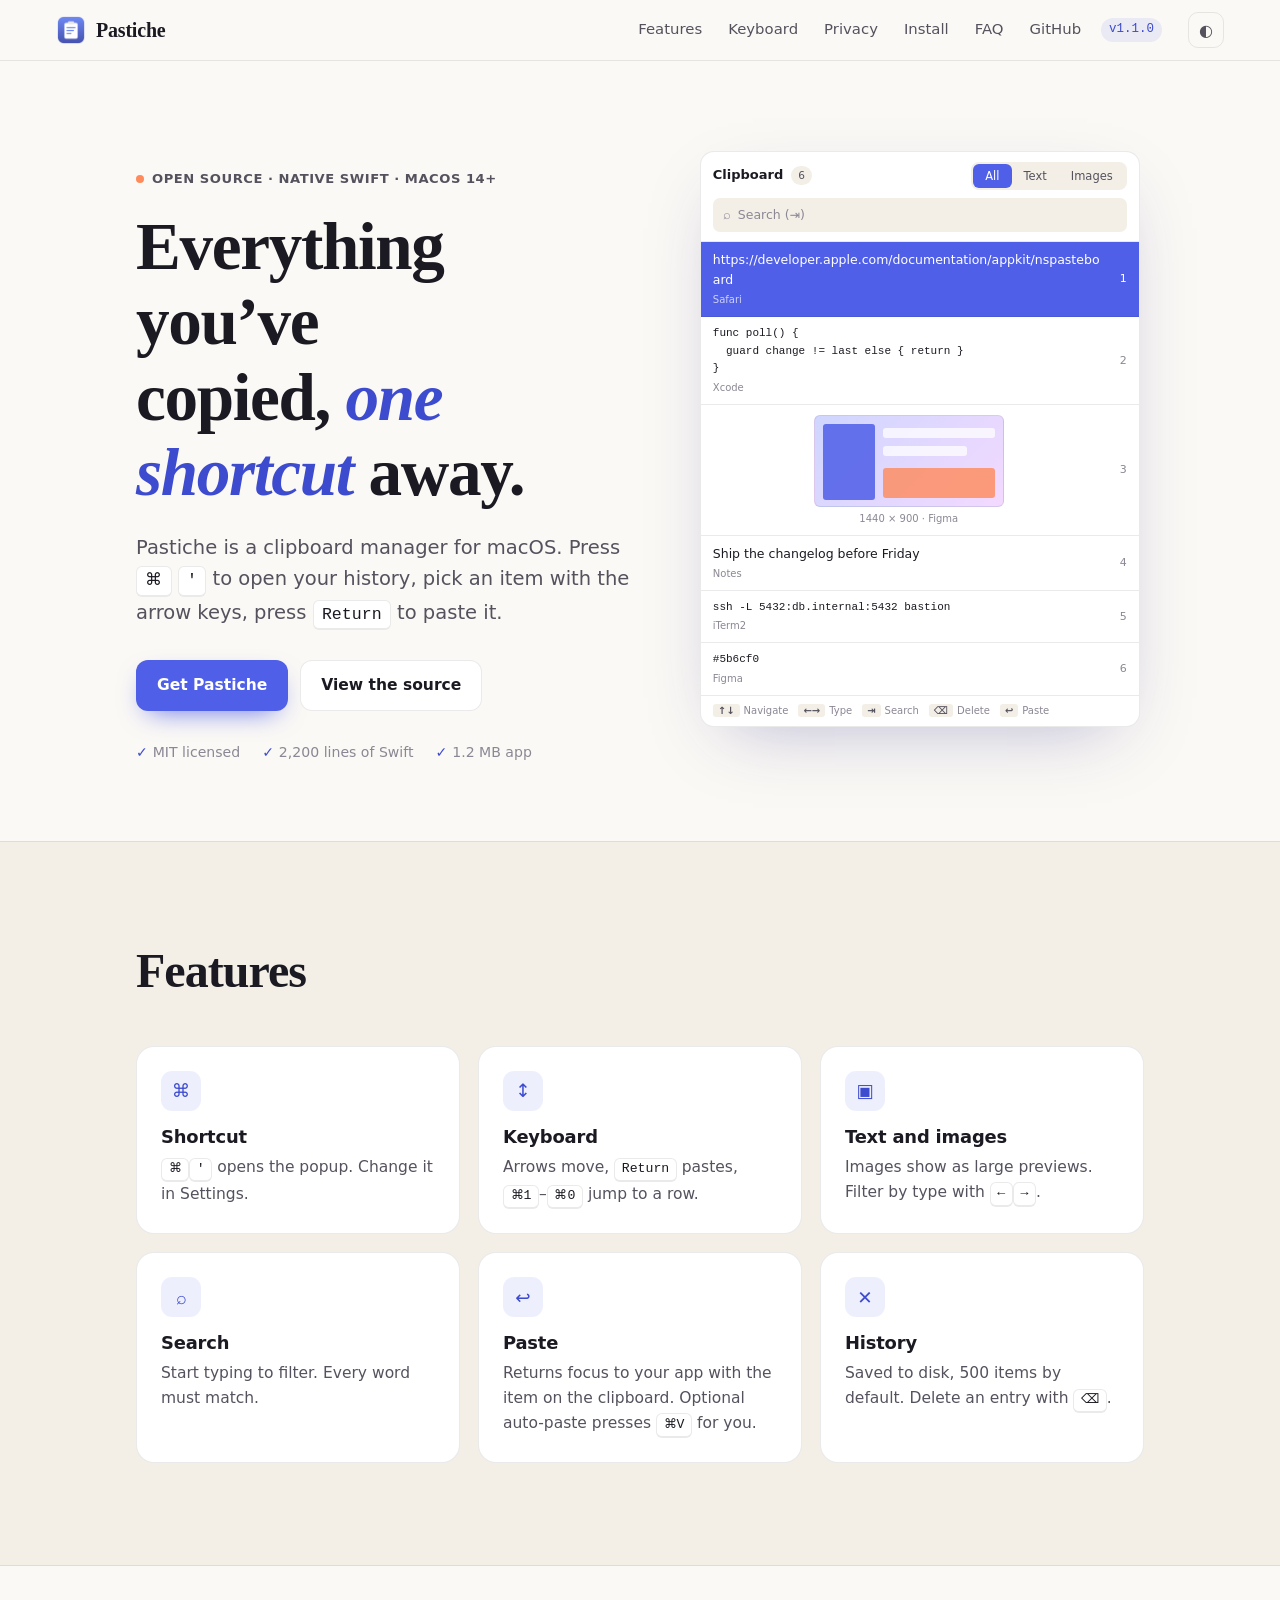
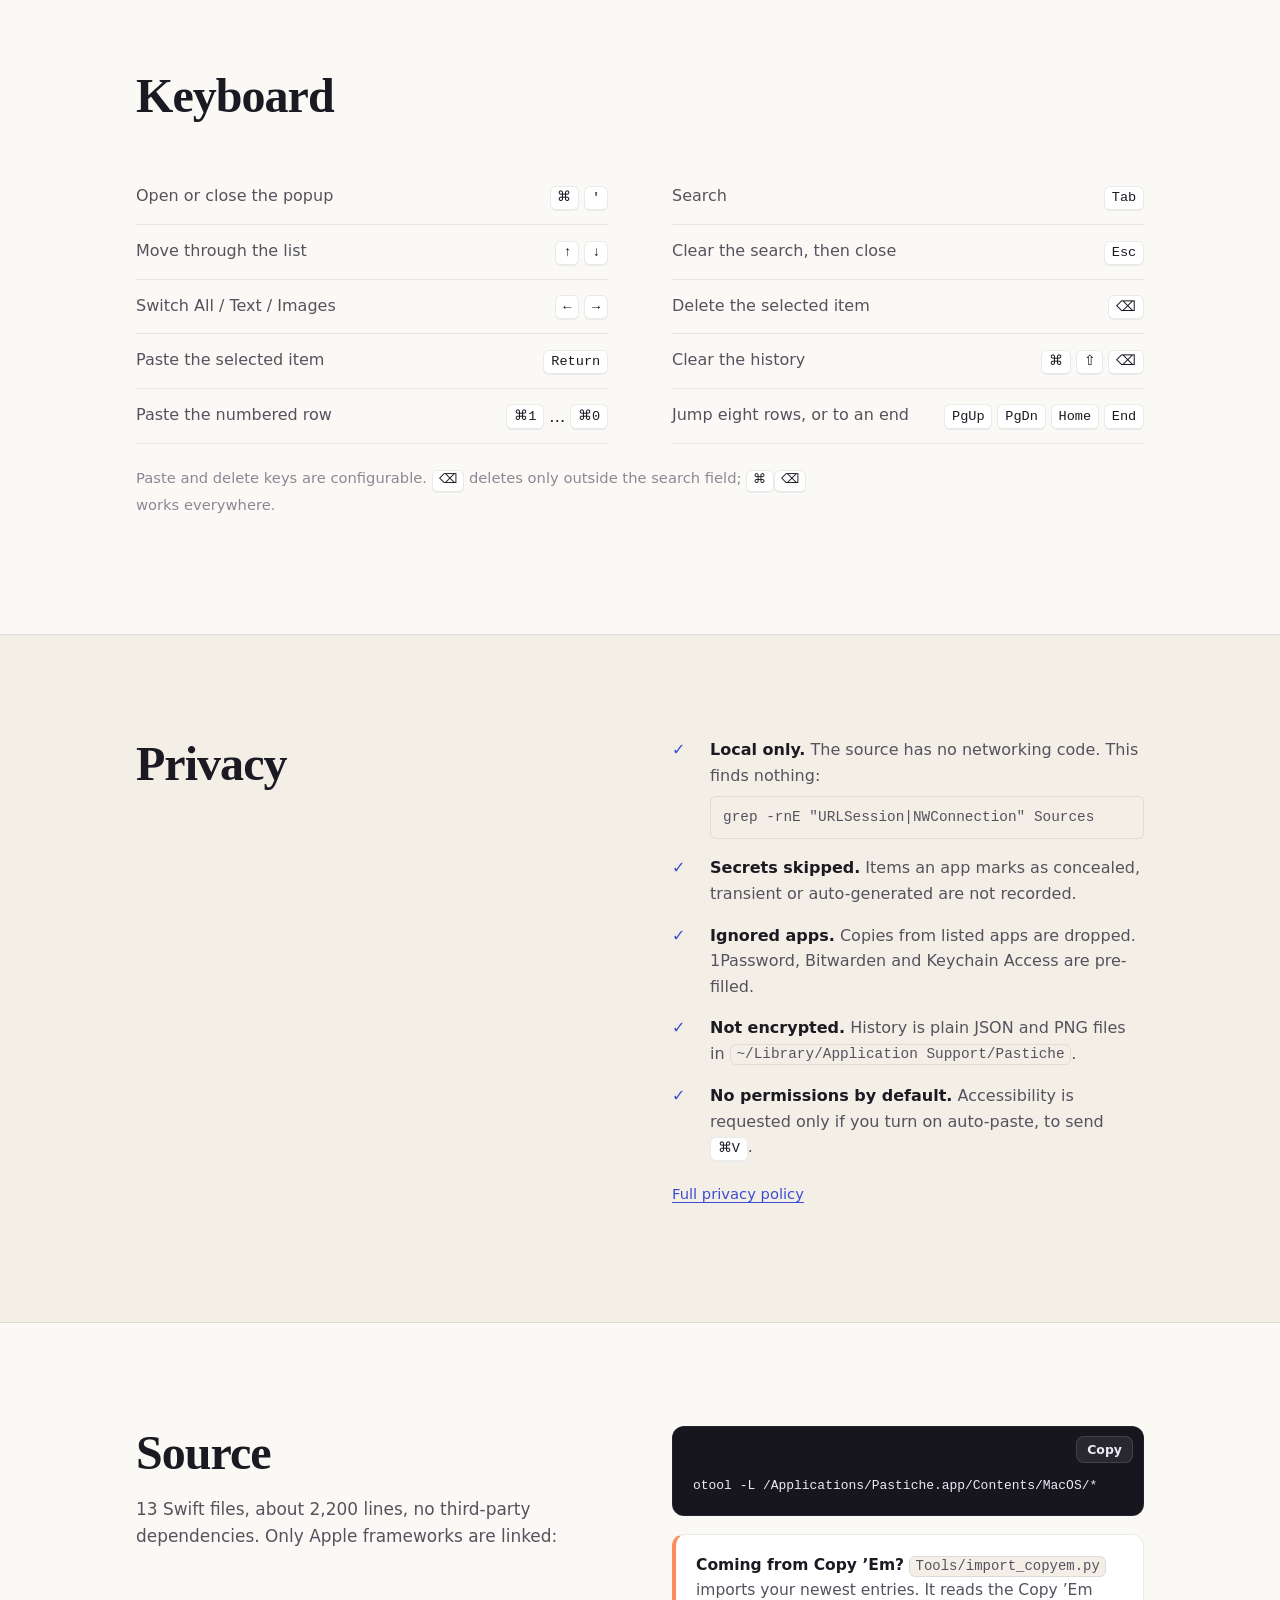
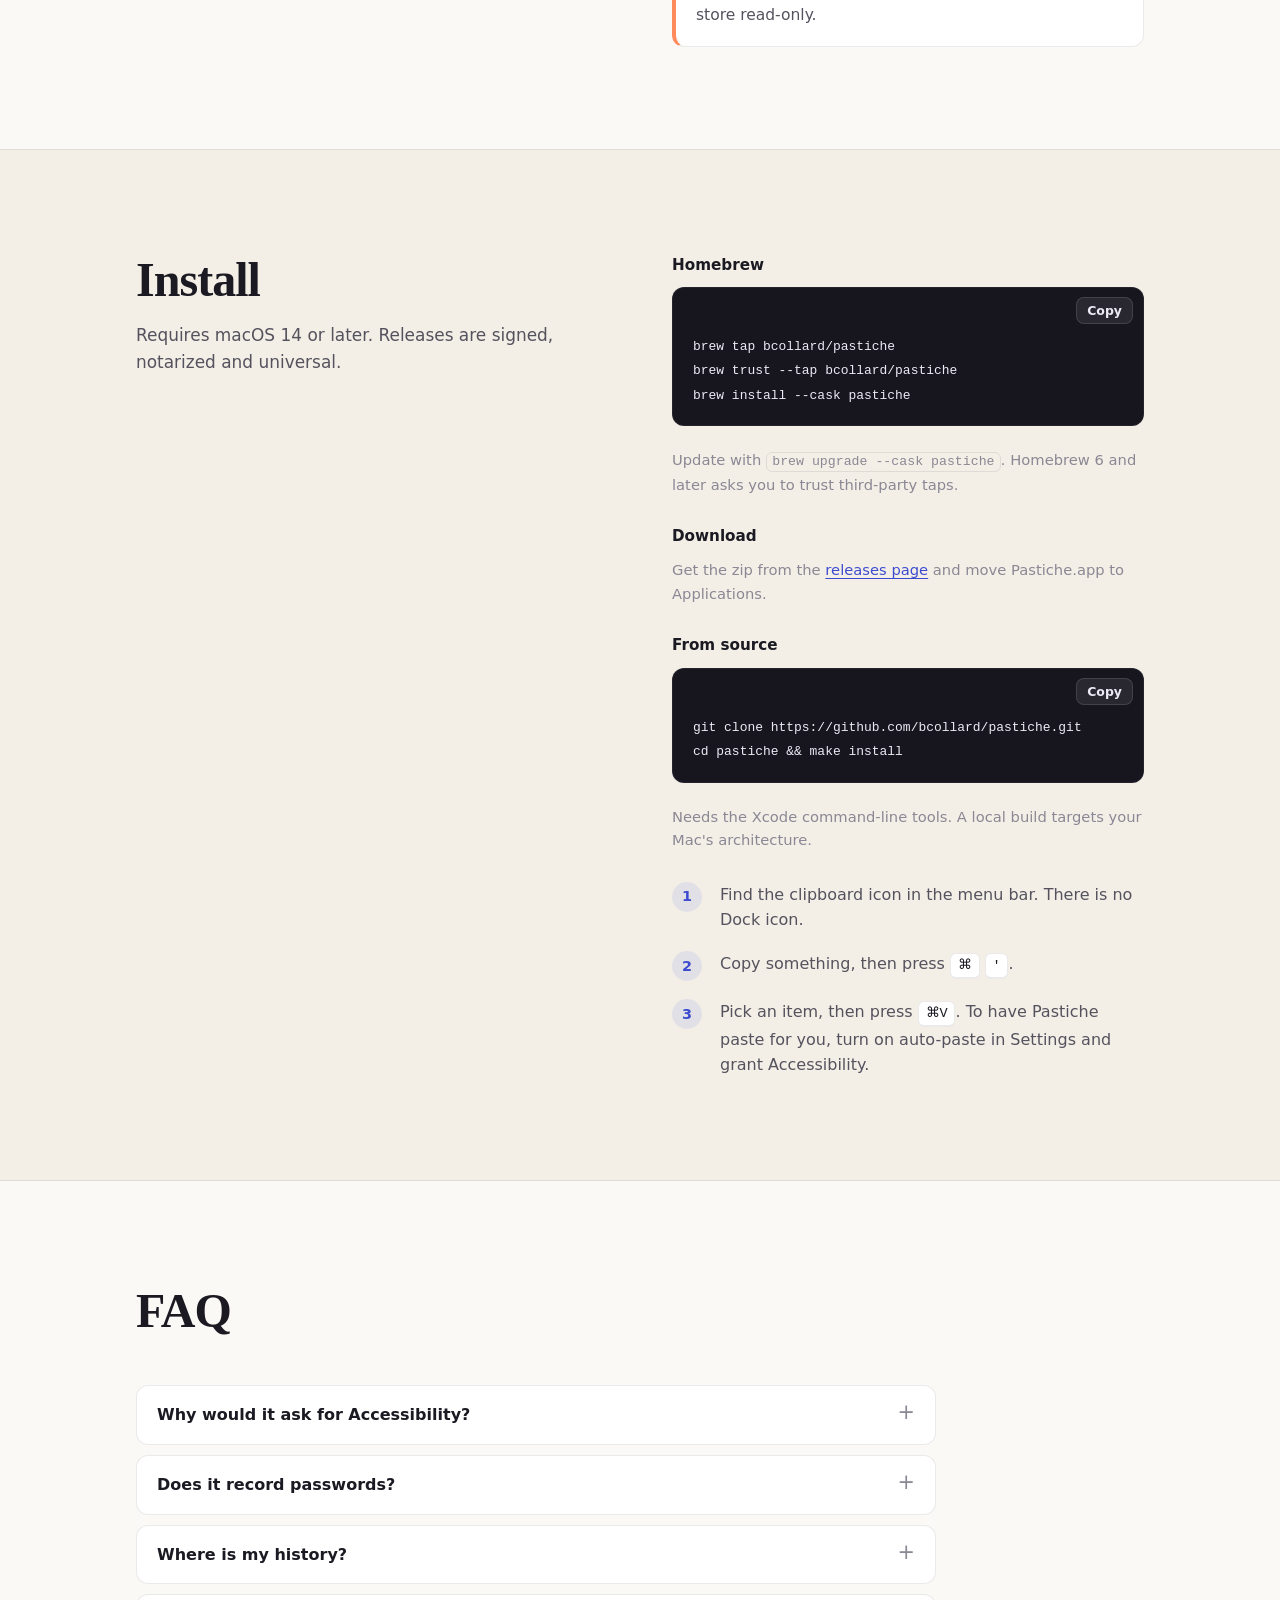
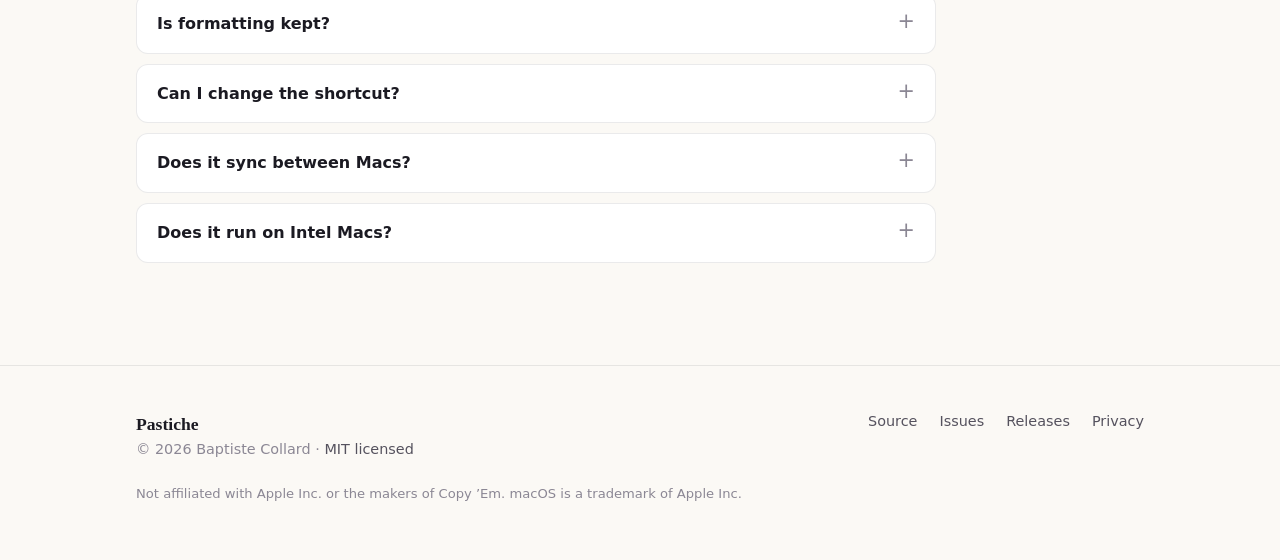
<file: website/index.html>
<!DOCTYPE html>
<html lang="en" data-theme="auto">
<head>
  <meta charset="utf-8">
  <meta name="viewport" content="width=device-width, initial-scale=1">
  <!-- Google tag (gtag.js) -->
  <script async src="https://www.googletagmanager.com/gtag/js?id=G-DV5S4HV49V"></script>
  <script>
    window.dataLayer = window.dataLayer || [];
    function gtag(){dataLayer.push(arguments);}
    gtag('js', new Date());
    gtag('config', 'G-DV5S4HV49V');
  </script>

  <title>Pastiche — an open-source clipboard manager for macOS</title>
  <meta name="description" content="Pastiche is an open-source clipboard manager for macOS. Text and images, inline search, keyboard-first. Nothing leaves your Mac.">
  <link rel="canonical" href="https://pastiche.runlocal.dev/">

  <meta name="theme-color" content="#fbf9f5" media="(prefers-color-scheme: light)">
  <meta name="theme-color" content="#111017" media="(prefers-color-scheme: dark)">
  <meta name="color-scheme" content="light dark">
  <meta name="application-name" content="Pastiche">
  <meta name="author" content="Baptiste Collard">
  <meta name="generator" content="hand-rolled HTML">
  <meta name="robots" content="index, follow">

  <!-- Open Graph / Slack / Discord / iMessage -->
  <meta property="og:type" content="website">
  <meta property="og:site_name" content="Pastiche">
  <meta property="og:locale" content="en_US">
  <meta property="og:url" content="https://pastiche.runlocal.dev/">
  <meta property="og:title" content="Pastiche — everything you've copied, one shortcut away">
  <meta property="og:description" content="Open-source clipboard manager for macOS. Text and images, inline search, keyboard-first.">
  <meta property="og:image" content="https://pastiche.runlocal.dev/assets/og-image.png">
  <meta property="og:image:type" content="image/png">
  <meta property="og:image:width" content="1200">
  <meta property="og:image:height" content="630">
  <meta property="og:image:alt" content="Pastiche: everything you've copied, one shortcut away.">
  <meta name="twitter:card" content="summary_large_image">
  <meta name="twitter:title" content="Pastiche — everything you've copied, one shortcut away">
  <meta name="twitter:description" content="Open-source clipboard manager for macOS. Text and images, inline search, keyboard-first.">
  <meta name="twitter:image" content="https://pastiche.runlocal.dev/assets/og-image.png">

  <link rel="icon" type="image/svg+xml" href="assets/favicon.svg">
  <link rel="apple-touch-icon" href="assets/apple-touch-icon.png">
  <link rel="stylesheet" href="styles.css">

  <!-- Applied before first paint so a saved theme choice never flashes the wrong one. -->
  <script>
    try { var t = localStorage.getItem("theme"); if (t === "light" || t === "dark") document.documentElement.dataset.theme = t; } catch (e) {}
  </script>

  <script type="application/ld+json">
  {
    "@context": "https://schema.org",
    "@type": "SoftwareApplication",
    "name": "Pastiche",
    "applicationCategory": "UtilitiesApplication",
    "operatingSystem": "macOS 14 or later",
    "description": "An open-source, keyboard-first clipboard manager for macOS with text and image history.",
    "offers": { "@type": "Offer", "price": "0", "priceCurrency": "USD" },
    "license": "https://opensource.org/licenses/MIT",
    "author": { "@type": "Person", "name": "Baptiste Collard" }
  }
  </script>
</head>
<body>
<a class="skip" href="#main">Skip to content</a>

<nav class="nav" aria-label="Main">
  <a class="brand" href="./" aria-label="Pastiche, home">
    <img src="assets/icon.png" alt="" width="30" height="30">
    <strong>Pastiche</strong>
  </a>
  <div class="nav-links">
    <a class="hide-sm" href="#features">Features</a>
    <a class="hide-sm" href="#keyboard">Keyboard</a>
    <a class="hide-sm" href="#privacy">Privacy</a>
    <a href="#install">Install</a>
    <a class="hide-sm" href="#faq">FAQ</a>
    <a href="https://github.com/bcollard/pastiche">GitHub</a>
    <a class="nav-version hide-sm" data-release href="https://github.com/bcollard/pastiche/releases/latest" title="Latest release">v1.1.0</a>
    <button class="icon-btn" id="themeToggle" type="button" aria-label="Toggle dark mode" title="Toggle dark mode">◐</button>
  </div>
</nav>

<main id="main">

<!-- ================= Hero ================= -->
<header class="hero">
  <div class="container hero-grid">
    <div>
      <div class="eyebrow"><span class="dot"></span> Open source · Native Swift · macOS 14+</div>
      <h1>Everything you’ve copied, <em>one shortcut</em> away.</h1>
      <p class="lede">Pastiche is a clipboard manager for macOS. Press <kbd>⌘</kbd> <kbd>'</kbd> to open your history, pick an item with the arrow keys, press <kbd>Return</kbd> to paste it.</p>
      <div class="cta">
        <a class="btn btn-primary" href="#install">Get Pastiche</a>
        <a class="btn btn-ghost" href="https://github.com/bcollard/pastiche">View the source</a>
      </div>
      <ul class="facts">
        <li>MIT licensed</li>
        <li>2,200 lines of Swift</li>
        <li>1.2&nbsp;MB app</li>
      </ul>
    </div>

    <div class="stage">
      <!-- An illustration of the real popup, built in HTML so it follows light/dark. -->
      <div class="mock" id="mock" aria-hidden="true">
        <div class="mock-head">
          <strong>Clipboard</strong><span class="mock-count" id="mockCount">6</span>
          <div class="mock-seg"><span class="on">All</span><span>Text</span><span>Images</span></div>
        </div>
        <div class="mock-search" id="mockSearch"><span>⌕</span><span id="mockQuery">Search (⇥)</span><span class="caret"></span></div>
        <ul class="mock-list" id="mockList">
          <li class="mock-row sel" data-q="developer.apple.com nspasteboard safari">
            <div class="body"><span class="txt link">https://developer.apple.com/documentation/appkit/nspasteboard</span><span class="src">Safari</span></div><span class="num">1</span></li>
          <li class="mock-row" data-q="func poll guard change last return xcode">
            <div class="body"><span class="txt code">func poll() {
  guard change != last else { return }
}</span><span class="src">Xcode</span></div><span class="num">2</span></li>
          <li class="mock-row image" data-q="image 1440 900 figma">
            <div class="body"><div class="mock-img"><i></i><i></i><i></i><i></i></div><span class="src">1440 × 900 · Figma</span></div><span class="num">3</span></li>
          <li class="mock-row" data-q="ship the changelog before friday notes">
            <div class="body"><span class="txt">Ship the changelog before Friday</span><span class="src">Notes</span></div><span class="num">4</span></li>
          <li class="mock-row" data-q="ssh -L 5432 db.internal bastion iterm2">
            <div class="body"><span class="txt code">ssh -L 5432:db.internal:5432 bastion</span><span class="src">iTerm2</span></div><span class="num">5</span></li>
          <li class="mock-row" data-q="#5b6cf0 figma color">
            <div class="body"><span class="txt code">#5b6cf0</span><span class="src">Figma</span></div><span class="num">6</span></li>
        </ul>
        <div class="mock-foot"><span><b>↑↓</b>Navigate</span><span><b>←→</b>Type</span><span><b>⇥</b>Search</span><span><b>⌫</b>Delete</span><span><b>↩</b>Paste</span></div>
      </div>
      <div class="keycap-line" id="keycap" aria-hidden="true"></div>
      <p class="sr-only">The Pastiche popup: a searchable list of recent clipboard entries, text and images, navigated with the arrow keys.</p>
    </div>
  </div>
</header>

<!-- ================= Features ================= -->
<section class="section section-alt" id="features">
  <div class="container">
    <div class="section-head"><h2>Features</h2></div>
    <div class="cards">
      <article class="card"><div class="glyph">⌘</div><h3>Shortcut</h3>
        <p><kbd>⌘</kbd><kbd>'</kbd> opens the popup. Change it in Settings.</p></article>
      <article class="card"><div class="glyph">↕</div><h3>Keyboard</h3>
        <p>Arrows move, <kbd>Return</kbd> pastes, <kbd>⌘1</kbd>–<kbd>⌘0</kbd> jump to a row.</p></article>
      <article class="card"><div class="glyph">▣</div><h3>Text and images</h3>
        <p>Images show as large previews. Filter by type with <kbd>←</kbd><kbd>→</kbd>.</p></article>
      <article class="card"><div class="glyph">⌕</div><h3>Search</h3>
        <p>Start typing to filter. Every word must match.</p></article>
      <article class="card"><div class="glyph">↩</div><h3>Paste</h3>
        <p>Returns focus to your app with the item on the clipboard. Optional auto-paste presses <kbd>⌘V</kbd> for you.</p></article>
      <article class="card"><div class="glyph">✕</div><h3>History</h3>
        <p>Saved to disk, 500 items by default. Delete an entry with <kbd>⌫</kbd>.</p></article>
    </div>
  </div>
</section>

<!-- ================= Keyboard ================= -->
<section class="section" id="keyboard">
  <div class="container">
    <div class="section-head"><h2>Keyboard</h2></div>
    <div class="keys">
      <div>
        <div class="key-row"><span>Open or close the popup</span><span class="combo"><kbd>⌘</kbd><kbd>'</kbd></span></div>
        <div class="key-row"><span>Move through the list</span><span class="combo"><kbd>↑</kbd><kbd>↓</kbd></span></div>
        <div class="key-row"><span>Switch All / Text / Images</span><span class="combo"><kbd>←</kbd><kbd>→</kbd></span></div>
        <div class="key-row"><span>Paste the selected item</span><span class="combo"><kbd>Return</kbd></span></div>
        <div class="key-row"><span>Paste the numbered row</span><span class="combo"><kbd>⌘1</kbd> … <kbd>⌘0</kbd></span></div>
      </div>
      <div>
        <div class="key-row"><span>Search</span><span class="combo"><kbd>Tab</kbd></span></div>
        <div class="key-row"><span>Clear the search, then close</span><span class="combo"><kbd>Esc</kbd></span></div>
        <div class="key-row"><span>Delete the selected item</span><span class="combo"><kbd>⌫</kbd></span></div>
        <div class="key-row"><span>Clear the history</span><span class="combo"><kbd>⌘</kbd><kbd>⇧</kbd><kbd>⌫</kbd></span></div>
        <div class="key-row"><span>Jump eight rows, or to an end</span><span class="combo"><kbd>PgUp</kbd><kbd>PgDn</kbd><kbd>Home</kbd><kbd>End</kbd></span></div>
      </div>
    </div>
    <p class="note">Paste and delete keys are configurable. <kbd>⌫</kbd> deletes only outside the search field; <kbd>⌘</kbd><kbd>⌫</kbd> works everywhere.</p>
  </div>
</section>

<!-- ================= Privacy ================= -->
<section class="section section-alt" id="privacy">
  <div class="container split">
    <div class="section-head" style="margin-bottom:0"><h2>Privacy</h2></div>
    <div>
      <ul class="list">
        <li><span><strong>Local only.</strong> The source has no networking code. This finds nothing:<code class="block">grep -rnE "URLSession|NWConnection" Sources</code></span></li>
        <li><span><strong>Secrets skipped.</strong> Items an app marks as concealed, transient or auto-generated are not recorded.</span></li>
        <li><span><strong>Ignored apps.</strong> Copies from listed apps are dropped. 1Password, Bitwarden and Keychain Access are pre-filled.</span></li>
        <li><span><strong>Not encrypted.</strong> History is plain JSON and PNG files in <code>~/Library/Application Support/Pastiche</code>.</span></li>
        <li><span><strong>No permissions by default.</strong> Accessibility is requested only if you turn on auto-paste, to send <kbd>⌘V</kbd>.</span></li>
      </ul>
      <p class="note" style="margin-top:20px"><a href="privacy.html">Full privacy policy</a></p>
    </div>
  </div>
</section>

<!-- ================= Source ================= -->
<section class="section" id="verify">
  <div class="container split">
    <div class="section-head" style="margin-bottom:0"><h2>Source</h2>
      <p>13 Swift files, about 2,200 lines, no third-party dependencies. Only Apple frameworks are linked:</p></div>
    <div>
      <div class="codeblock">
        <button class="copy" type="button" data-copy="otool -L /Applications/Pastiche.app/Contents/MacOS/*">Copy</button>
<pre><code>otool -L /Applications/Pastiche.app/Contents/MacOS/*</code></pre>
      </div>
      <div class="callout" style="margin-top:18px">
        <strong>Coming from Copy ’Em?</strong> <code>Tools/import_copyem.py</code> imports your newest entries. It reads the Copy ’Em store read-only.
      </div>
    </div>
  </div>
</section>

<!-- ================= Install ================= -->
<section class="section section-alt" id="install">
  <div class="container split">
    <div class="section-head" style="margin-bottom:0"><h2>Install</h2>
      <p>Requires macOS 14 or later. Releases are signed, notarized and universal.</p></div>
    <div>
      <p class="method">Homebrew</p>
      <div class="codeblock">
        <button class="copy" type="button" data-copy="brew tap bcollard/pastiche&#10;brew trust --tap bcollard/pastiche&#10;brew install --cask pastiche">Copy</button>
<pre><code>brew tap bcollard/pastiche
brew trust --tap bcollard/pastiche
brew install --cask pastiche</code></pre>
      </div>
      <p class="note">Update with <code>brew upgrade --cask pastiche</code>. Homebrew 6 and later asks you to trust third-party taps.</p>

      <p class="method">Download</p>
      <p class="note" style="margin-top:0">Get the zip from the <a href="https://github.com/bcollard/pastiche/releases">releases page</a> and move Pastiche.app to Applications.</p>

      <p class="method">From source</p>
      <div class="codeblock">
        <button class="copy" type="button" data-copy="git clone https://github.com/bcollard/pastiche.git&#10;cd pastiche &amp;&amp; make install">Copy</button>
<pre><code>git clone https://github.com/bcollard/pastiche.git
cd pastiche &amp;&amp; make install</code></pre>
      </div>
      <p class="note">Needs the Xcode command-line tools. A local build targets your Mac's architecture.</p>

      <ol class="steps" style="margin-top:30px">
        <li><span>Find the clipboard icon in the menu bar. There is no Dock icon.</span></li>
        <li><span>Copy something, then press <kbd>⌘</kbd> <kbd>'</kbd>.</span></li>
        <li><span>Pick an item, then press <kbd>⌘V</kbd>. To have Pastiche paste for you, turn on auto-paste in Settings and grant Accessibility.</span></li>
      </ol>
    </div>
  </div>
</section>

<!-- ================= FAQ ================= -->
<section class="section" id="faq">
  <div class="container">
    <div class="section-head"><h2>FAQ</h2></div>
    <div class="faq">
      <details><summary>Why would it ask for Accessibility?</summary>
        <p>Only if you enable auto-paste, to press <kbd>⌘V</kbd> in the app you came from. Without it, Pastiche copies the item and you paste it yourself.</p></details>
      <details><summary>Does it record passwords?</summary>
        <p>Not from apps that mark them as concealed; 1Password does. Add any other app to the ignored list in Settings, or delete the entry with <kbd>⌫</kbd>.</p></details>
      <details><summary>Where is my history?</summary>
        <p>In <code>~/Library/Application Support/Pastiche/</code>. It is not encrypted.</p></details>
      <details><summary>Is formatting kept?</summary>
        <p>No. Pastiche stores plain text and images.</p></details>
      <details><summary>Can I change the shortcut?</summary>
        <p>Yes, in Settings. The paste key, the delete key and the history size (10 to 10,000) are configurable too.</p></details>
      <details><summary>Does it sync between Macs?</summary>
        <p>No.</p></details>
      <details><summary>Does it run on Intel Macs?</summary>
        <p>Releases are universal. A local build targets the Mac it was built on.</p></details>
    </div>
  </div>
</section>

</main>

<footer class="footer">
  <div class="container">
    <div class="footer-grid">
      <div><strong style="color:var(--text);font-family:var(--serif);font-size:1.1rem">Pastiche</strong><br>
        © 2026 Baptiste Collard · <a href="https://opensource.org/licenses/MIT">MIT licensed</a></div>
      <nav aria-label="Footer">
        <a href="https://github.com/bcollard/pastiche">Source</a>
        <a href="https://github.com/bcollard/pastiche/issues">Issues</a>
        <a href="https://github.com/bcollard/pastiche/releases">Releases</a>
        <a href="privacy.html">Privacy</a>
      </nav>
    </div>
    <p class="legal">Not affiliated with Apple Inc. or the makers of Copy ’Em. macOS is a trademark of Apple Inc.</p>
  </div>
</footer>

<script src="app.js" defer></script>
</body>
</html>
</file>
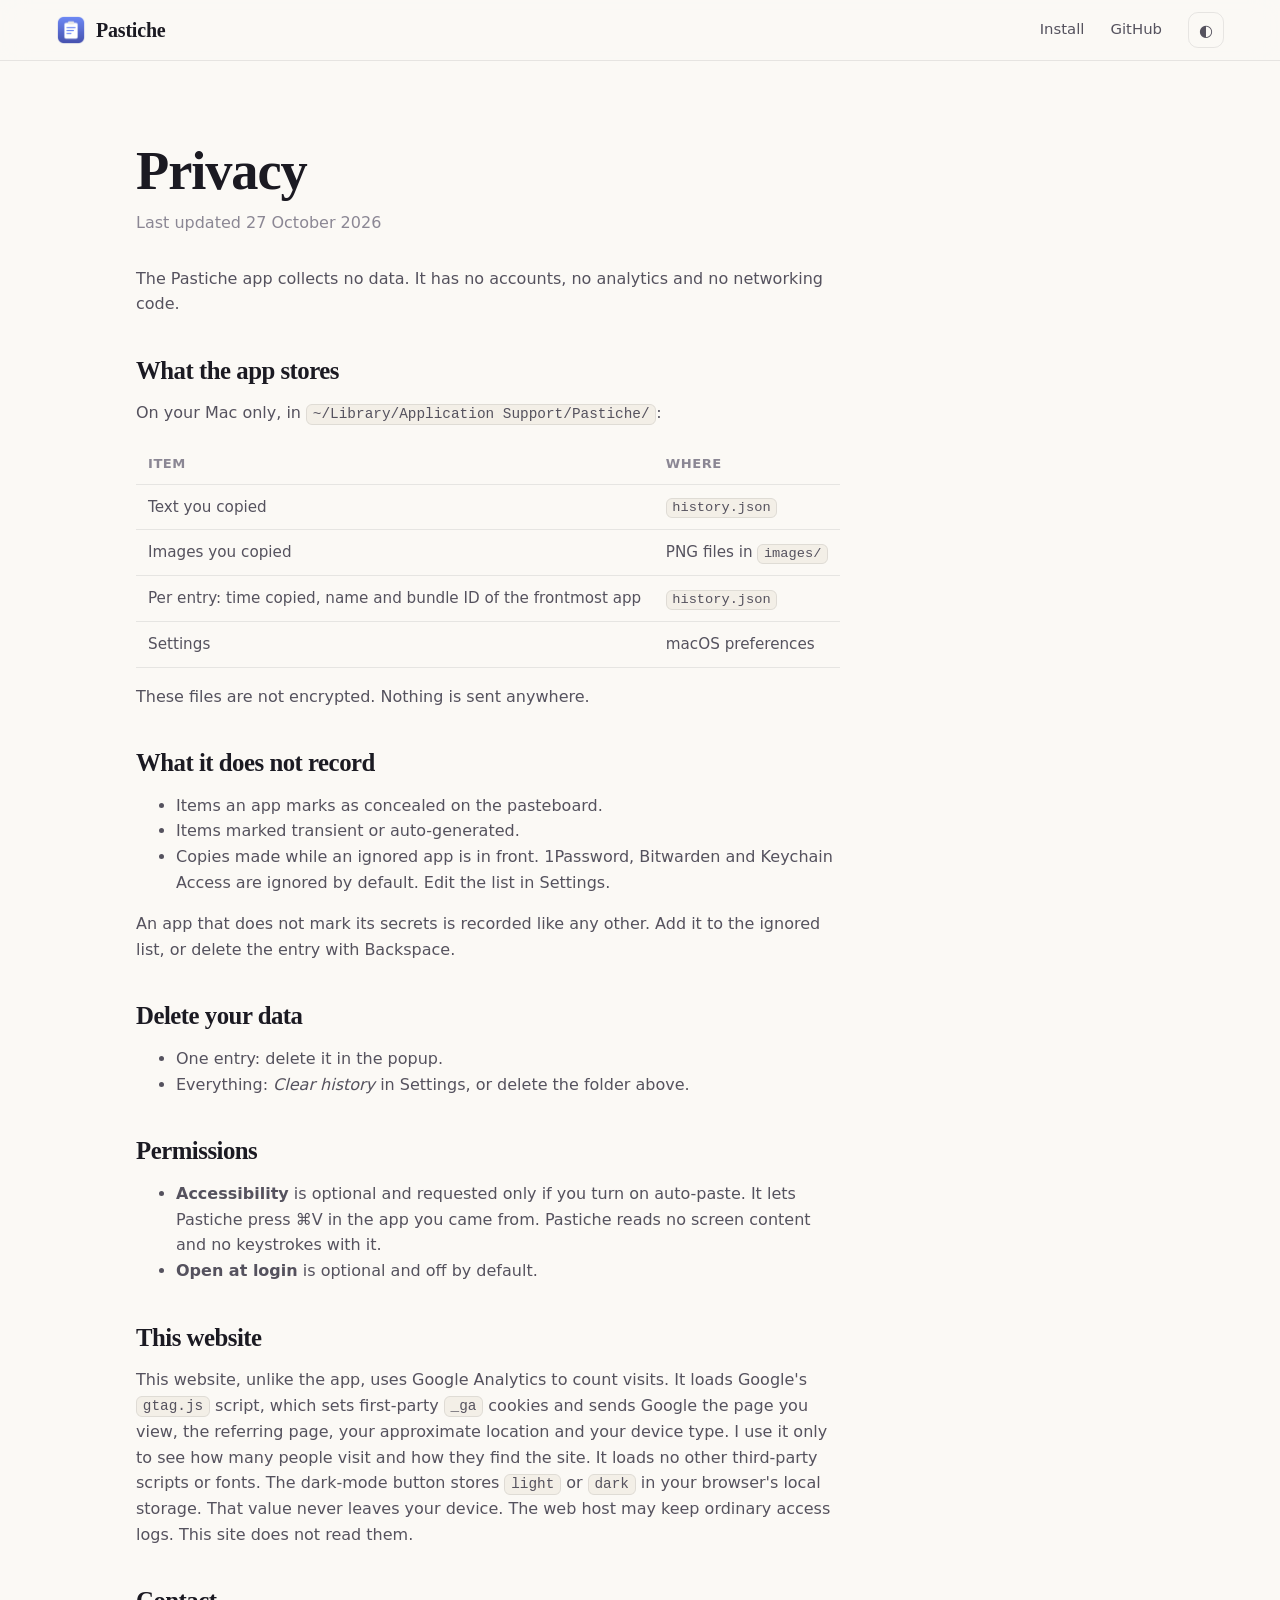
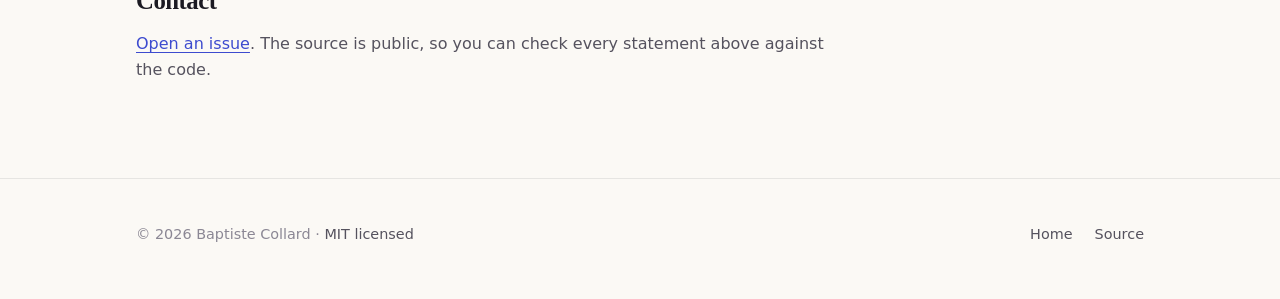
<file: website/privacy.html>
<!DOCTYPE html>
<html lang="en" data-theme="auto">
<head>
  <meta charset="utf-8">
  <meta name="viewport" content="width=device-width, initial-scale=1">
  <!-- Google tag (gtag.js) -->
  <script async src="https://www.googletagmanager.com/gtag/js?id=G-DV5S4HV49V"></script>
  <script>
    window.dataLayer = window.dataLayer || [];
    function gtag(){dataLayer.push(arguments);}
    gtag('js', new Date());
    gtag('config', 'G-DV5S4HV49V');
  </script>
  <title>Privacy — Pastiche</title>
  <meta name="description" content="What Pastiche stores, where, and what it never does.">
  <link rel="canonical" href="https://pastiche.runlocal.dev/privacy.html">
  <meta name="color-scheme" content="light dark">
  <meta name="robots" content="index, follow">
  <link rel="icon" type="image/svg+xml" href="assets/favicon.svg">
  <link rel="apple-touch-icon" href="assets/apple-touch-icon.png">
  <link rel="stylesheet" href="styles.css">
  <script>
    try { var t = localStorage.getItem("theme"); if (t === "light" || t === "dark") document.documentElement.dataset.theme = t; } catch (e) {}
  </script>
</head>
<body>
<nav class="nav" aria-label="Main">
  <a class="brand" href="./" aria-label="Pastiche, home">
    <img src="assets/icon.png" alt="" width="30" height="30"><strong>Pastiche</strong>
  </a>
  <div class="nav-links">
    <a href="./#install">Install</a>
    <a href="https://github.com/bcollard/pastiche">GitHub</a>
    <button class="icon-btn" id="themeToggle" type="button" aria-label="Toggle dark mode" title="Toggle dark mode">◐</button>
  </div>
</nav>

<main class="container">
  <article class="prose">
    <h1>Privacy</h1>
    <p class="meta">Last updated 27 October 2026</p>

    <p>The Pastiche app collects no data. It has no accounts, no analytics and no networking code.</p>

    <h2>What the app stores</h2>
    <p>On your Mac only, in <code>~/Library/Application Support/Pastiche/</code>:</p>
    <table>
      <tr><th>Item</th><th>Where</th></tr>
      <tr><td>Text you copied</td><td><code>history.json</code></td></tr>
      <tr><td>Images you copied</td><td>PNG files in <code>images/</code></td></tr>
      <tr><td>Per entry: time copied, name and bundle ID of the frontmost app</td><td><code>history.json</code></td></tr>
      <tr><td>Settings</td><td>macOS preferences</td></tr>
    </table>
    <p>These files are not encrypted. Nothing is sent anywhere.</p>

    <h2>What it does not record</h2>
    <ul>
      <li>Items an app marks as concealed on the pasteboard.</li>
      <li>Items marked transient or auto-generated.</li>
      <li>Copies made while an ignored app is in front. 1Password, Bitwarden and Keychain Access are ignored by default. Edit the list in Settings.</li>
    </ul>
    <p>An app that does not mark its secrets is recorded like any other. Add it to the ignored list, or delete the entry with Backspace.</p>

    <h2>Delete your data</h2>
    <ul>
      <li>One entry: delete it in the popup.</li>
      <li>Everything: <em>Clear history</em> in Settings, or delete the folder above.</li>
    </ul>

    <h2>Permissions</h2>
    <ul>
      <li><strong>Accessibility</strong> is optional and requested only if you turn on auto-paste. It lets Pastiche press ⌘V in the app you came from. Pastiche reads no screen content and no keystrokes with it.</li>
      <li><strong>Open at login</strong> is optional and off by default.</li>
    </ul>

    <h2>This website</h2>
    <p>This website, unlike the app, uses Google Analytics to count visits. It loads Google's <code>gtag.js</code> script, which sets first-party <code>_ga</code> cookies and sends Google the page you view, the referring page, your approximate location and your device type. I use it only to see how many people visit and how they find the site. It loads no other third-party scripts or fonts. The dark-mode button stores <code>light</code> or <code>dark</code> in your browser's local storage. That value never leaves your device. The web host may keep ordinary access logs. This site does not read them.</p>

    <h2>Contact</h2>
    <p><a href="https://github.com/bcollard/pastiche/issues">Open an issue</a>. The source is public, so you can check every statement above against the code.</p>
  </article>
</main>

<footer class="footer">
  <div class="container">
    <div class="footer-grid">
      <div>© 2026 Baptiste Collard · <a href="https://opensource.org/licenses/MIT">MIT licensed</a></div>
      <nav aria-label="Footer"><a href="./">Home</a><a href="https://github.com/bcollard/pastiche">Source</a></nav>
    </div>
  </div>
</footer>
<script src="app.js" defer></script>
</body>
</html>
</file>
<file: website/styles.css>
/* ---------- Reset + tokens ---------- */
*, *::before, *::after { box-sizing: border-box; }
html, body { margin: 0; padding: 0; }
html { scroll-behavior: smooth; scroll-padding-top: 76px; }

:root {
  --brand:      #4f5fe8;
  --brand-ink:  #3d4bcf;          /* text-safe brand colour on light */
  --brand-soft: rgba(79, 95, 232, 0.10);
  --accent:     #ff8a5b;          /* used sparingly: highlights only */
  --bg:         #fbf9f5;
  --bg-elev:    #ffffff;
  --bg-alt:     #f3efe7;
  --text:       #1b1a22;
  --text-2:     #55525e;
  --text-3:     #8b8794;
  --border:     rgba(27, 26, 34, 0.09);
  --shadow:     0 24px 70px -28px rgba(45, 50, 140, 0.35);
  --radius-lg:  18px;
  --radius-md:  12px;
  --radius-sm:  8px;
  --maxw:       1120px;
  --pad:        clamp(20px, 5vw, 56px);
  --sans:  -apple-system, BlinkMacSystemFont, "SF Pro Text", "Inter", system-ui, "Segoe UI", Roboto, Helvetica, Arial, sans-serif;
  --serif: "New York", "Iowan Old Style", "Palatino Linotype", Palatino, "Book Antiqua", Georgia, serif;
  --mono:  ui-monospace, "SF Mono", Menlo, Consolas, monospace;
}

/* Dark: either forced by the toggle, or followed from the system in "auto". */
:root[data-theme="dark"] {
  color-scheme: dark;
  --brand: #8b97ff; --brand-ink: #a5aeff; --brand-soft: rgba(139, 151, 255, 0.14);
  --bg: #111017; --bg-elev: #1b1a24; --bg-alt: #15141c;
  --text: #f5f3fa; --text-2: #c4c0cf; --text-3: #7f7a8c;
  --border: rgba(255, 255, 255, 0.09);
  --shadow: 0 28px 80px -24px rgba(0, 0, 0, 0.7);
}
@media (prefers-color-scheme: dark) {
  :root[data-theme="auto"] {
    color-scheme: dark;
    --brand: #8b97ff; --brand-ink: #a5aeff; --brand-soft: rgba(139, 151, 255, 0.14);
    --bg: #111017; --bg-elev: #1b1a24; --bg-alt: #15141c;
    --text: #f5f3fa; --text-2: #c4c0cf; --text-3: #7f7a8c;
    --border: rgba(255, 255, 255, 0.09);
    --shadow: 0 28px 80px -24px rgba(0, 0, 0, 0.7);
  }
}
:root[data-theme="light"] { color-scheme: light; }

body {
  font-family: var(--sans);
  background: var(--bg);
  color: var(--text);
  line-height: 1.6;
  -webkit-font-smoothing: antialiased;
  text-rendering: optimizeLegibility;
}
img { max-width: 100%; display: block; }
a { color: var(--brand-ink); text-underline-offset: 3px; }
a:hover { color: var(--brand); }
:focus-visible { outline: 2px solid var(--brand); outline-offset: 3px; border-radius: 4px; }

code, pre, kbd { font-family: var(--mono); font-size: 0.9em; }
code { background: var(--bg-alt); padding: 0.1em 0.4em; border-radius: 6px; border: 1px solid var(--border); }
pre { margin: 0; overflow-x: auto; }
/* A command shown on its own line: never wrap it mid-flag, scroll instead. */
code.block { display: block; margin-top: 8px; padding: 9px 12px; white-space: pre; overflow-x: auto; }
pre code { background: none; padding: 0; border: 0; }

kbd {
  display: inline-block; min-width: 1.7em; text-align: center;
  padding: 0.12em 0.5em; border-radius: 6px;
  background: var(--bg-elev); color: var(--text);
  border: 1px solid var(--border); border-bottom-width: 2px;
  font-size: 0.85em; line-height: 1.4;
}

.container { max-width: var(--maxw); margin: 0 auto; padding: 0 var(--pad); }
.sr-only { position: absolute; width: 1px; height: 1px; margin: -1px; padding: 0; overflow: hidden; clip: rect(0 0 0 0); white-space: nowrap; border: 0; }
.skip { position: absolute; left: -999px; top: 8px; background: var(--brand); color: #fff; padding: 8px 14px; border-radius: 8px; z-index: 100; }
.skip:focus { left: 8px; }

h1, h2, h3 { line-height: 1.12; margin: 0; letter-spacing: -0.02em; }
h1, h2 { font-family: var(--serif); font-weight: 700; text-wrap: balance; }
.lede, .section-head p { text-wrap: pretty; }

/* ---------- Nav ---------- */
.nav {
  position: sticky; top: 0; z-index: 50;
  display: flex; align-items: center; justify-content: space-between; gap: 16px;
  padding: 12px var(--pad);
  background: color-mix(in srgb, var(--bg) 80%, transparent);
  backdrop-filter: saturate(180%) blur(14px);
  -webkit-backdrop-filter: saturate(180%) blur(14px);
  border-bottom: 1px solid var(--border);
}
.brand { display: inline-flex; align-items: center; gap: 10px; text-decoration: none; color: var(--text); }
.brand img { width: 30px; height: 30px; border-radius: 7px; }
.brand strong { font-family: var(--serif); font-size: 1.25rem; letter-spacing: -0.01em; }
.nav-links { display: flex; align-items: center; gap: clamp(12px, 2.4vw, 26px); }
.nav-links a { text-decoration: none; color: var(--text-2); font-size: 0.93rem; font-weight: 500; }
.nav-links a:hover { color: var(--text); }
.nav-links .nav-version {
  margin-left: -6px; padding: 2px 8px; border-radius: 999px;
  font-family: var(--mono); font-size: 0.78rem; font-weight: 500;
  color: var(--brand-ink); background: var(--brand-soft);
}
.nav-links .nav-version:hover { color: var(--brand); }
.icon-btn {
  display: inline-flex; align-items: center; justify-content: center;
  width: 36px; height: 36px; border-radius: 10px; cursor: pointer;
  background: transparent; color: var(--text-2); border: 1px solid var(--border); font-size: 1rem;
}
.icon-btn:hover { color: var(--text); background: var(--bg-alt); }
@media (max-width: 760px) { .nav-links .hide-sm { display: none; } }

/* ---------- Buttons ---------- */
.btn {
  display: inline-flex; align-items: center; gap: 8px;
  padding: 12px 20px; border-radius: 12px; font-weight: 600; font-size: 0.97rem;
  text-decoration: none; border: 1px solid transparent; cursor: pointer; font-family: inherit;
  transition: transform .12s ease, box-shadow .12s ease, background .12s ease;
}
.btn:hover { transform: translateY(-1px); }
.btn-primary { background: var(--brand); color: #fff; box-shadow: 0 10px 28px -12px var(--brand); }
:root[data-theme="dark"] .btn-primary { color: #0e0d18; }
@media (prefers-color-scheme: dark) { :root[data-theme="auto"] .btn-primary { color: #0e0d18; } }
.btn-primary:hover { color: #fff; filter: brightness(1.06); }
:root[data-theme="dark"] .btn-primary:hover { color: #0e0d18; }
.btn-ghost { background: var(--bg-elev); color: var(--text); border-color: var(--border); }
.btn-ghost:hover { color: var(--text); background: var(--bg-alt); }

/* ---------- Hero ---------- */
.hero { padding: clamp(40px, 7vw, 92px) 0 clamp(32px, 5vw, 64px); overflow: hidden; }
.hero-grid { display: grid; grid-template-columns: 1.05fr 0.95fr; gap: clamp(28px, 5vw, 72px); align-items: center; }
.eyebrow {
  display: inline-flex; align-items: center; gap: 8px; margin-bottom: 20px;
  font-size: 0.82rem; font-weight: 600; letter-spacing: 0.04em; text-transform: uppercase; color: var(--text-2);
}
.eyebrow .dot { width: 8px; height: 8px; border-radius: 50%; background: var(--accent); }
.hero h1 { font-size: clamp(2.4rem, 5.4vw, 4.2rem); }
.hero h1 em { font-style: italic; color: var(--brand-ink); }
.lede { font-size: clamp(1.05rem, 1.6vw, 1.22rem); color: var(--text-2); max-width: 34em; margin: 22px 0 0; }
.cta { display: flex; flex-wrap: wrap; gap: 12px; margin-top: 30px; }
.facts { display: flex; flex-wrap: wrap; gap: 8px 22px; margin: 30px 0 0; padding: 0; list-style: none; color: var(--text-3); font-size: 0.88rem; }
.facts li::before { content: "✓ "; color: var(--brand-ink); font-weight: 700; }
@media (max-width: 900px) { .hero-grid { grid-template-columns: 1fr; } }

/* ---------- Popup mock-up (an illustration of the real window) ---------- */
.stage { position: relative; display: flex; flex-direction: column; align-items: center; gap: 16px; }
.mock {
  width: 100%; max-width: 440px; border-radius: 14px; overflow: hidden;
  background: var(--bg-elev); border: 1px solid var(--border); box-shadow: var(--shadow);
  font-size: 12.5px; user-select: none;
}
.mock-head { display: flex; align-items: center; gap: 8px; padding: 10px 12px 8px; }
.mock-head strong { font-size: 13px; }
.mock-count { font-size: 10.5px; padding: 1px 7px; border-radius: 99px; background: var(--bg-alt); color: var(--text-2); font-variant-numeric: tabular-nums; }
.mock-seg { margin-left: auto; display: flex; padding: 2px; border-radius: 8px; background: var(--bg-alt); }
.mock-seg span { padding: 3px 12px; border-radius: 6px; font-size: 11.5px; color: var(--text-2); }
.mock-seg span.on { background: var(--brand); color: #fff; }
:root[data-theme="dark"] .mock-seg span.on { color: #0e0d18; }
@media (prefers-color-scheme: dark) { :root[data-theme="auto"] .mock-seg span.on { color: #0e0d18; } }
.mock-search {
  display: flex; align-items: center; gap: 7px; margin: 0 12px 9px; padding: 6px 9px;
  border-radius: 7px; background: var(--bg-alt); border: 1.5px solid transparent; color: var(--text-3); min-height: 30px;
}
.mock-search.focus { border-color: var(--brand); color: var(--text); }
.mock-search .caret { width: 1px; height: 14px; background: var(--brand); display: none; animation: blink 1s steps(1) infinite; }
.mock-search.focus .caret { display: inline-block; }
@keyframes blink { 50% { opacity: 0; } }
.mock-list { list-style: none; margin: 0; padding: 0; border-top: 1px solid var(--border); border-bottom: 1px solid var(--border); min-height: 300px; }
.mock-row { display: flex; align-items: center; gap: 10px; padding: 8px 12px; border-bottom: 1px solid var(--border); transition: background .12s ease; }
.mock-row:last-child { border-bottom: 0; }
.mock-row[hidden] { display: none; }
.mock-row .body { flex: 1; min-width: 0; }
.mock-row .txt { display: block; white-space: pre-wrap; overflow-wrap: anywhere; display: -webkit-box; -webkit-line-clamp: 3; -webkit-box-orient: vertical; overflow: hidden; }
.mock-row .src { display: block; font-size: 10px; color: var(--text-3); margin-top: 2px; }
.mock-row .num { font-size: 11px; color: var(--text-3); font-variant-numeric: tabular-nums; width: 12px; text-align: right; }
.mock-row .txt.link { color: var(--brand-ink); }
.mock-row .txt.code { font-family: var(--mono); font-size: 11px; }
.mock-row.sel { background: var(--brand); }
.mock-row.sel .txt, .mock-row.sel .num { color: #fff; }
.mock-row.sel .src { color: rgba(255,255,255,.72); }
:root[data-theme="dark"] .mock-row.sel { background: #5566f0; }
@media (prefers-color-scheme: dark) { :root[data-theme="auto"] .mock-row.sel { background: #5566f0; } }
.mock-row.pasted { animation: pasted .6s ease; }
@keyframes pasted { 30% { transform: scale(.985); filter: brightness(1.15); } }
.mock-row.image .body { text-align: center; }
.mock-img { width: 190px; height: 92px; margin: 2px auto 4px; border-radius: 6px; border: 1px solid var(--border); position: relative; overflow: hidden; background: linear-gradient(135deg, #cfd6ff, #f3d9ff); }
.mock-img i { position: absolute; border-radius: 3px; background: rgba(255,255,255,.75); }
.mock-img i:nth-child(1) { left: 8px; top: 8px; width: 52px; height: 76px; background: rgba(79,95,232,.85); }
.mock-img i:nth-child(2) { left: 68px; top: 12px; width: 112px; height: 10px; }
.mock-img i:nth-child(3) { left: 68px; top: 30px; width: 84px; height: 10px; }
.mock-img i:nth-child(4) { left: 68px; top: 52px; width: 112px; height: 30px; background: rgba(255,138,91,.8); }
.mock-empty { padding: 34px 12px; text-align: center; color: var(--text-3); }
.mock-foot { display: flex; align-items: center; gap: 10px; padding: 7px 12px; font-size: 10px; color: var(--text-3); flex-wrap: wrap; }
.mock-foot b { font-weight: 600; padding: 1px 5px; border-radius: 3px; background: var(--bg-alt); color: var(--text-2); margin-right: 4px; }
.keycap-line { height: 34px; display: flex; align-items: center; justify-content: center; gap: 8px; color: var(--text-3); font-size: 0.85rem; }
.keycap-line kbd { font-size: 0.95rem; }

/* ---------- Sections ---------- */
.section { padding: clamp(56px, 8vw, 104px) 0; }
.section-alt { background: var(--bg-alt); border-block: 1px solid var(--border); }
.section-head { max-width: 40em; margin-bottom: clamp(28px, 4vw, 48px); }
.section-head .eyebrow { margin-bottom: 14px; }
.section-head h2 { font-size: clamp(1.9rem, 4vw, 3rem); }
.section-head p { color: var(--text-2); margin: 16px 0 0; font-size: 1.06rem; }

.cards { display: grid; grid-template-columns: repeat(3, 1fr); gap: 18px; }
@media (max-width: 900px) { .cards { grid-template-columns: repeat(2, 1fr); } }
@media (max-width: 580px) { .cards { grid-template-columns: 1fr; } }
.card { background: var(--bg-elev); border: 1px solid var(--border); border-radius: var(--radius-lg); padding: 24px; }
.card .glyph { display: inline-flex; align-items: center; justify-content: center; width: 40px; height: 40px; border-radius: 11px; background: var(--brand-soft); color: var(--brand-ink); font-size: 1.15rem; margin-bottom: 16px; }
.card h3 { font-size: 1.12rem; letter-spacing: -0.01em; margin-bottom: 8px; }
.card p { margin: 0; color: var(--text-2); font-size: 0.97rem; }

/* Keyboard table */
.keys { display: grid; grid-template-columns: 1fr 1fr; gap: 0 clamp(24px, 5vw, 64px); }
@media (max-width: 760px) { .keys { grid-template-columns: 1fr; } }
.key-row { display: flex; align-items: baseline; justify-content: space-between; gap: 16px; padding: 13px 0; border-bottom: 1px solid var(--border); }
.key-row span:first-child { color: var(--text-2); }
.key-row .combo { display: inline-flex; gap: 5px; flex-wrap: wrap; justify-content: flex-end; white-space: nowrap; }
.note { color: var(--text-3); font-size: 0.92rem; margin-top: 22px; max-width: 46em; }

/* Split blocks */
.split { display: grid; grid-template-columns: 1fr 1fr; gap: clamp(28px, 5vw, 72px); align-items: start; }
@media (max-width: 860px) { .split { grid-template-columns: 1fr; } }
.list { margin: 0; padding: 0; list-style: none; display: grid; gap: 16px; }
.list li { display: grid; grid-template-columns: 26px 1fr; gap: 12px; color: var(--text-2); }
.list li::before { content: "✓"; color: var(--brand-ink); font-weight: 700; }
.list li > span { min-width: 0; }   /* lets a long command scroll inside its own box */
.list strong { color: var(--text); font-weight: 600; }
.callout { background: var(--bg-elev); border: 1px solid var(--border); border-left: 4px solid var(--accent); border-radius: var(--radius-md); padding: 18px 20px; color: var(--text-2); font-size: 0.97rem; }
.callout strong { color: var(--text); }

/* Grid items default to min-width:auto, so one long unbreakable line (a code
   block) would stretch the whole column past a phone's width instead of
   scrolling inside its own box. */
.hero-grid > *, .split > *, .keys > *, .cards > * { min-width: 0; }

/* Code blocks with copy button */
/* The Copy button gets its own row: a scrolling <pre> ignores right padding,
   so a button floated over the text would sit on top of long commands. */
.codeblock { position: relative; background: #17161f; color: #ecebf5; border-radius: var(--radius-md); padding: 46px 20px 18px; border: 1px solid rgba(255,255,255,.06); }
.codeblock pre { font-size: 0.9rem; line-height: 1.7; }
.codeblock .c { color: #8d8aa3; }
.copy { position: absolute; top: 9px; right: 10px; padding: 5px 10px; font-size: 0.78rem; font-weight: 600; font-family: var(--sans); border-radius: 8px; cursor: pointer; background: rgba(255,255,255,.08); color: #ecebf5; border: 1px solid rgba(255,255,255,.12); }
.copy:hover { background: rgba(255,255,255,.16); }
.steps { counter-reset: s; display: grid; gap: 18px; margin: 0; padding: 0; list-style: none; }
.steps li { counter-increment: s; display: grid; grid-template-columns: 34px 1fr; gap: 14px; color: var(--text-2); }
.steps li::before { content: counter(s); display: inline-flex; align-items: center; justify-content: center; width: 30px; height: 30px; border-radius: 50%; background: var(--brand-soft); color: var(--brand-ink); font-weight: 700; font-size: 0.9rem; }
.steps strong { color: var(--text); }

/* Install methods */
.method { font-size: 0.95rem; font-weight: 600; margin: 28px 0 10px; }
.method:first-child { margin-top: 0; }

/* FAQ */
.faq { max-width: 50em; display: grid; gap: 10px; }
.faq details { background: var(--bg-elev); border: 1px solid var(--border); border-radius: var(--radius-md); padding: 0 20px; }
.faq summary { cursor: pointer; padding: 16px 0; font-weight: 600; list-style: none; display: flex; justify-content: space-between; gap: 12px; }
.faq summary::-webkit-details-marker { display: none; }
.faq summary::after { content: "+"; color: var(--text-3); font-weight: 400; font-size: 1.3rem; line-height: 1; }
.faq details[open] summary::after { content: "–"; }
.faq details p { margin: 0 0 18px; color: var(--text-2); }

/* ---------- Footer ---------- */
.footer { padding: 44px 0 56px; border-top: 1px solid var(--border); color: var(--text-3); font-size: 0.9rem; }
.footer-grid { display: flex; flex-wrap: wrap; justify-content: space-between; gap: 18px 40px; }
.footer a { color: var(--text-2); text-decoration: none; }
.footer a:hover { color: var(--text); text-decoration: underline; }
.footer nav { display: flex; gap: 22px; flex-wrap: wrap; }
.legal { margin-top: 22px; font-size: 0.82rem; max-width: 60em; }

/* ---------- Prose pages (privacy, 404) ---------- */
.prose table { width: 100%; border-collapse: collapse; margin: 14px 0; font-size: 0.95rem; }
.prose th, .prose td { text-align: left; padding: 10px 12px; border-bottom: 1px solid var(--border); vertical-align: top; }
.prose th { color: var(--text-3); font-weight: 600; font-size: 0.82rem; text-transform: uppercase; letter-spacing: 0.04em; }
.prose td { color: var(--text-2); }
.prose { max-width: 44em; padding: clamp(40px, 7vw, 80px) 0 80px; }
.prose h1 { font-size: clamp(2.2rem, 5vw, 3.4rem); margin-bottom: 8px; }
.prose h2 { font-size: 1.55rem; margin: 40px 0 10px; }
.prose p, .prose li { color: var(--text-2); }
.prose .meta { color: var(--text-3); margin: 0 0 30px; }

@media (prefers-reduced-motion: reduce) {
  html { scroll-behavior: auto; }
  *, *::before, *::after { animation: none !important; transition: none !important; }
}
</file>
